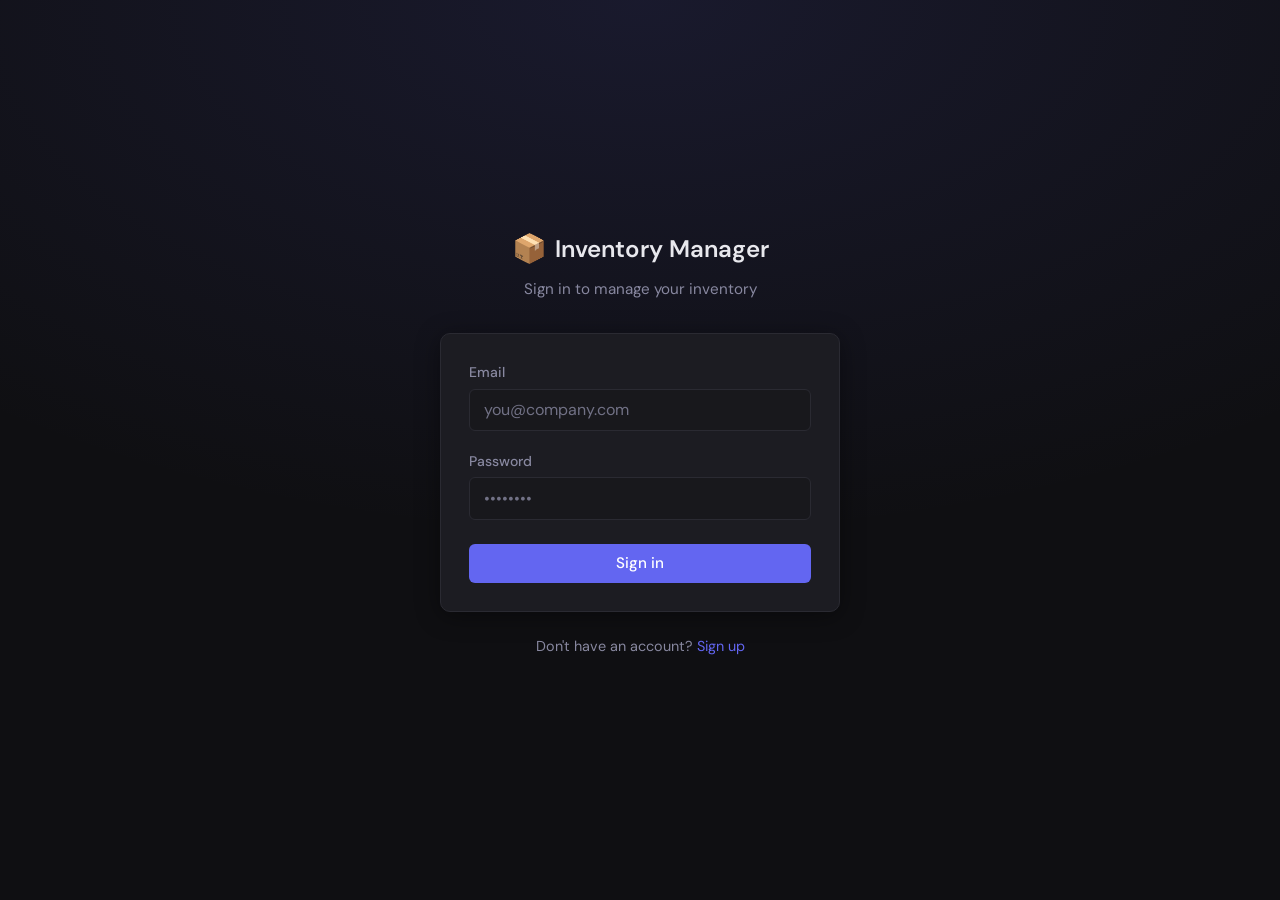
<file: index.html>
<!DOCTYPE html>
<html lang="en">
<head>
  <meta charset="UTF-8" />
  <meta name="viewport" content="width=device-width, initial-scale=1.0" />
  <title>Login – Inventory Manager</title>
  <link rel="stylesheet" href="css/styles.css" />
  <link rel="preconnect" href="https://fonts.googleapis.com">
  <link rel="preconnect" href="https://fonts.gstatic.com" crossorigin>
  <link href="https://fonts.googleapis.com/css2?family=DM+Sans:ital,opsz,wght@0,9..40,400;0,9..40,500;0,9..40,600;0,9..40,700&family=JetBrains+Mono:wght@400;500&display=swap" rel="stylesheet">
</head>
<body class="auth-page">
  <div class="auth-container">
    <header class="auth-header">
      <div class="logo">
        <span class="logo-icon">📦</span>
        <h1>Inventory Manager</h1>
      </div>
      <p class="auth-tagline">Sign in to manage your inventory</p>
    </header>
    <form id="login-form" class="auth-form">
      <div class="form-group">
        <label for="login-email">Email</label>
        <input type="email" id="login-email" name="email" required placeholder="you@company.com" autocomplete="email" />
      </div>
      <div class="form-group">
        <label for="login-password">Password</label>
        <input type="password" id="login-password" name="password" required placeholder="••••••••" autocomplete="current-password" />
      </div>
      <p id="login-error" class="form-error" aria-live="polite"></p>
      <button type="submit" class="btn btn-primary btn-block">Sign in</button>
    </form>
    <p class="auth-footer">
      Don't have an account? <a href="signup.html">Sign up</a>
    </p>
  </div>
  <script src="js/auth.js"></script>
  <script>if (window.location.protocol !== 'file:') window.API_BASE = 'api/';</script>
  <script src="js/api.js"></script>
  <script src="js/login.js"></script>
</body>
</html>
</file>
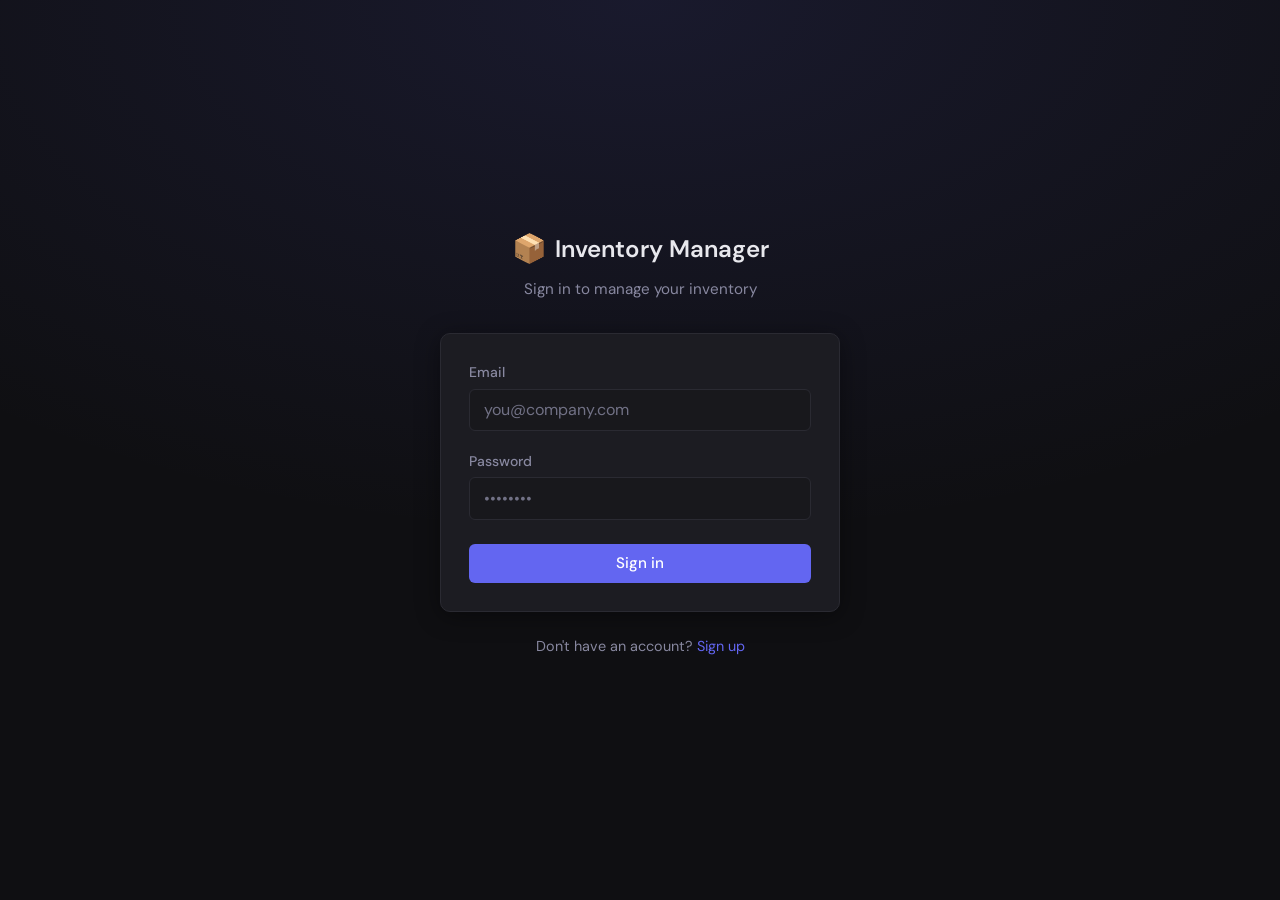
<file: dashboard.html>
<!DOCTYPE html>
<html lang="en">
<head>
  <meta charset="UTF-8" />
  <meta name="viewport" content="width=device-width, initial-scale=1.0" />
  <title>Dashboard – Inventory Manager</title>
  <link rel="stylesheet" href="css/styles.css" />
  <link rel="preconnect" href="https://fonts.googleapis.com">
  <link rel="preconnect" href="https://fonts.gstatic.com" crossorigin>
  <link href="https://fonts.googleapis.com/css2?family=DM+Sans:ital,opsz,wght@0,9..40,400;0,9..40,500;0,9..40,600;0,9..40,700&family=JetBrains+Mono:wght@400;500&display=swap" rel="stylesheet">
</head>
<body>
  <div class="app-layout">
    <aside class="sidebar">
      <div class="logo">
        <span class="logo-icon">📦</span>
        <span>Inventory Manager</span>
      </div>
      <nav class="nav">
        <a href="dashboard.html" class="nav-link active">
          <img src="icons/dashboard.png" alt="" class="nav-icon" aria-hidden="true">
          <span>Dashboard</span>
        </a>
        <a href="inventory.html" class="nav-link">
          <img src="icons/inventory.png" alt="" class="nav-icon" aria-hidden="true">
          <span>Inventory</span>
        </a>
        <a href="orders.html" class="nav-link">
          <img src="icons/order.png" alt="" class="nav-icon" aria-hidden="true">
          <span>Orders</span>
        </a>
        <a href="delivery.html" class="nav-link">
          <img src="icons/delivery.png" alt="" class="nav-icon" aria-hidden="true">
          <span>Delivery</span>
        </a>
        <a href="suppliers.html" class="nav-link">
          <img src="icons/supplier.png" alt="" class="nav-icon" aria-hidden="true">
          <span>Suppliers</span>
        </a>
      </nav>
      <div class="sidebar-footer">
        <span class="user-email" id="sidebar-email"></span>
        <button type="button" class="btn btn-ghost btn-sm" id="logout-btn">Log out</button>
      </div>
    </aside>
    <main class="main">
      <header class="page-header">
        <h1>Dashboard</h1>
        <p class="subtitle">Overview of your inventory and activity</p>
      </header>
      <div class="stats-grid">
        <div class="stat-card">
          <span class="stat-label">Total Products</span>
          <span class="stat-value" id="stat-products">0</span>
        </div>
        <div class="stat-card">
          <span class="stat-label">Low Stock Items</span>
          <span class="stat-value stat-warn" id="stat-low-stock">0</span>
        </div>
        <div class="stat-card">
          <span class="stat-label">Pending Orders</span>
          <span class="stat-value" id="stat-orders">0</span>
        </div>
        <div class="stat-card">
          <span class="stat-label">Deliveries in Transit</span>
          <span class="stat-value" id="stat-deliveries">0</span>
        </div>
      </div>
      <section class="card">
        <h2>Recent activity</h2>
        <div id="recent-activity" class="activity-list">
          <p class="muted">No recent activity yet.</p>
        </div>
      </section>
    </main>
  </div>
  <script src="js/auth.js"></script>
  <script src="js/data.js"></script>
  <script>if (window.location.protocol !== 'file:') window.API_BASE = 'api/';</script>
  <script src="js/api.js"></script>
  <script src="js/dashboard.js"></script>
</body>
</html>
</file>
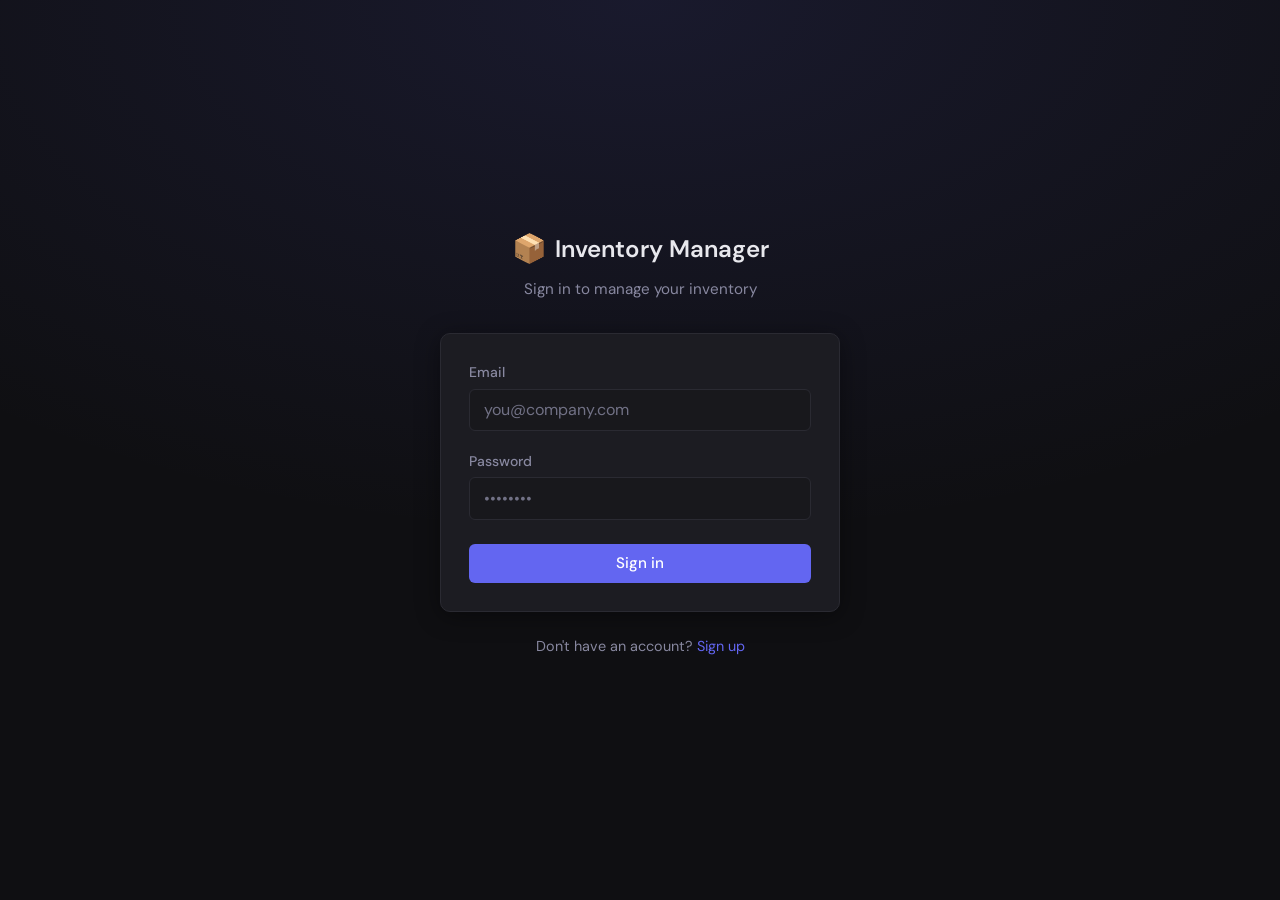
<file: delivery.html>
<!DOCTYPE html>
<html lang="en">
<head>
  <meta charset="UTF-8" />
  <meta name="viewport" content="width=device-width, initial-scale=1.0" />
  <title>Delivery – Inventory Manager</title>
  <link rel="stylesheet" href="css/styles.css" />
  <link rel="preconnect" href="https://fonts.googleapis.com">
  <link rel="preconnect" href="https://fonts.gstatic.com" crossorigin>
  <link href="https://fonts.googleapis.com/css2?family=DM+Sans:ital,opsz,wght@0,9..40,400;0,9..40,500;0,9..40,600;0,9..40,700&family=JetBrains+Mono:wght@400;500&display=swap" rel="stylesheet">
</head>
<body>
  <div class="app-layout">
    <aside class="sidebar">
      <div class="logo">
        <span class="logo-icon">📦</span>
        <span>Inventory Manager</span>
      </div>
      <nav class="nav">
        <a href="dashboard.html" class="nav-link">
          <img src="icons/dashboard.png" alt="" class="nav-icon" aria-hidden="true">
          <span>Dashboard</span>
        </a>
        <a href="inventory.html" class="nav-link">
          <img src="icons/inventory.png" alt="" class="nav-icon" aria-hidden="true">
          <span>Inventory</span>
        </a>
        <a href="orders.html" class="nav-link">
          <img src="icons/order.png" alt="" class="nav-icon" aria-hidden="true">
          <span>Orders</span>
        </a>
        <a href="delivery.html" class="nav-link active">
          <img src="icons/delivery.png" alt="" class="nav-icon" aria-hidden="true">
          <span>Delivery</span>
        </a>
        <a href="suppliers.html" class="nav-link">
          <img src="icons/supplier.png" alt="" class="nav-icon" aria-hidden="true">
          <span>Suppliers</span>
        </a>
      </nav>
      <div class="sidebar-footer">
        <span class="user-email" id="sidebar-email"></span>
        <button type="button" class="btn btn-ghost btn-sm" id="logout-btn">Log out</button>
      </div>
    </aside>
    <main class="main">
      <header class="page-header">
        <h1>Delivery</h1>
        <p class="subtitle">Track shipments and update delivery status</p>
        <button type="button" class="btn btn-primary" id="add-delivery-btn">New delivery</button>
      </header>
      <div class="toolbar">
        <select id="delivery-filter" class="input" aria-label="Filter by status">
          <option value="">All statuses</option>
          <option value="pending">Pending</option>
          <option value="picked_up">Picked up</option>
          <option value="in_transit">In transit</option>
          <option value="out_for_delivery">Out for delivery</option>
          <option value="delivered">Delivered</option>
        </select>
        <input type="search" id="delivery-search" class="input" placeholder="Search by tracking or order..." aria-label="Search deliveries" />
      </div>
      <div class="card">
        <div class="table-wrap">
          <table class="table">
            <thead>
              <tr>
                <th>Tracking ID</th>
                <th>Order</th>
                <th>Carrier</th>
                <th>Status</th>
                <th>Estimated date</th>
                <th></th>
              </tr>
            </thead>
            <tbody id="delivery-tbody">
              <tr><td colspan="6" class="muted">No deliveries yet.</td></tr>
            </tbody>
          </table>
        </div>
      </div>
    </main>
  </div>
  <div id="delivery-modal" class="modal" hidden>
    <div class="modal-backdrop" data-close></div>
    <div class="modal-content">
      <div class="modal-header">
        <h2 id="delivery-modal-title">New delivery</h2>
        <button type="button" class="modal-close" data-close aria-label="Close">&times;</button>
      </div>
      <form id="delivery-form">
        <input type="hidden" id="delivery-id" />
        <div class="form-group">
          <label for="delivery-order">Order</label>
          <select id="delivery-order" required>
            <option value="">Select an order</option>
          </select>
        </div>
        <div class="form-group">
          <label for="delivery-tracking">Tracking number / ID</label>
          <input type="text" id="delivery-tracking" placeholder="e.g. 1Z999AA10123456784" />
        </div>
        <div class="form-group">
          <label for="delivery-carrier">Carrier</label>
          <input type="text" id="delivery-carrier" placeholder="e.g. FedEx, DHL, UPS" />
        </div>
        <div class="form-group">
          <label for="delivery-estimated">Estimated delivery date</label>
          <input type="date" id="delivery-estimated" />
        </div>
        <div class="form-group">
          <label for="delivery-address">Delivery address</label>
          <textarea id="delivery-address" rows="2" placeholder="Full address"></textarea>
        </div>
        <div class="modal-actions">
          <button type="button" class="btn btn-ghost" data-close>Cancel</button>
          <button type="submit" class="btn btn-primary">Save delivery</button>
        </div>
      </form>
    </div>
  </div>
  <div id="delivery-status-modal" class="modal" hidden>
    <div class="modal-backdrop" data-close></div>
    <div class="modal-content">
      <div class="modal-header">
        <h2>Update delivery status</h2>
        <button type="button" class="modal-close" data-close aria-label="Close">&times;</button>
      </div>
      <form id="delivery-status-form">
        <input type="hidden" id="status-delivery-id" />
        <div class="form-group">
          <label for="status-select">Status</label>
          <select id="status-select">
            <option value="pending">Pending</option>
            <option value="picked_up">Picked up</option>
            <option value="in_transit">In transit</option>
            <option value="out_for_delivery">Out for delivery</option>
            <option value="delivered">Delivered</option>
          </select>
        </div>
        <div class="modal-actions">
          <button type="button" class="btn btn-ghost" data-close>Cancel</button>
          <button type="submit" class="btn btn-primary">Update</button>
        </div>
      </form>
    </div>
  </div>
  <script src="js/auth.js"></script>
  <script src="js/data.js"></script>
  <script>if (window.location.protocol !== 'file:') window.API_BASE = 'api/';</script>
  <script src="js/api.js"></script>
  <script src="js/delivery.js"></script>
</body>
</html>
</file>
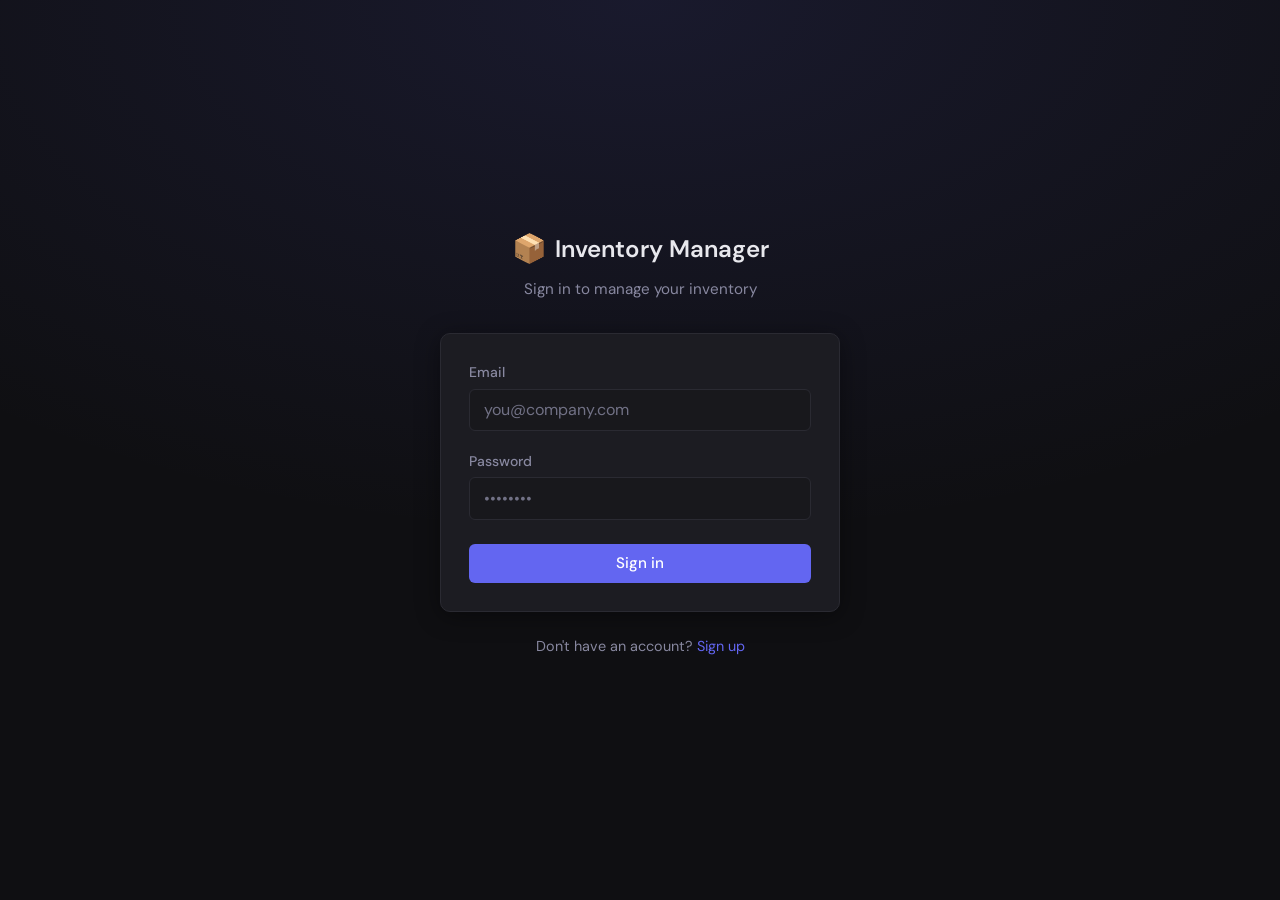
<file: inventory.html>
<!DOCTYPE html>
<html lang="en">
<head>
  <meta charset="UTF-8" />
  <meta name="viewport" content="width=device-width, initial-scale=1.0" />
  <title>Inventory – Inventory Manager</title>
  <link rel="stylesheet" href="css/styles.css" />
  <link rel="preconnect" href="https://fonts.googleapis.com">
  <link rel="preconnect" href="https://fonts.gstatic.com" crossorigin>
  <link href="https://fonts.googleapis.com/css2?family=DM+Sans:ital,opsz,wght@0,9..40,400;0,9..40,500;0,9..40,600;0,9..40,700&family=JetBrains+Mono:wght@400;500&display=swap" rel="stylesheet">
</head>
<body>
  <div class="app-layout">
    <aside class="sidebar">
      <div class="logo">
        <span class="logo-icon">📦</span>
        <span>Inventory Manager</span>
      </div>
      <nav class="nav">
        <a href="dashboard.html" class="nav-link">
          <img src="icons/dashboard.png" alt="" class="nav-icon" aria-hidden="true">
          <span>Dashboard</span>
        </a>
        <a href="inventory.html" class="nav-link active">
          <img src="icons/inventory.png" alt="" class="nav-icon" aria-hidden="true">
          <span>Inventory</span>
        </a>
        <a href="orders.html" class="nav-link">
          <img src="icons/order.png" alt="" class="nav-icon" aria-hidden="true">
          <span>Orders</span>
        </a>
        <a href="delivery.html" class="nav-link">
          <img src="icons/delivery.png" alt="" class="nav-icon" aria-hidden="true">
          <span>Delivery</span>
        </a>
        <a href="suppliers.html" class="nav-link">
          <img src="icons/supplier.png" alt="" class="nav-icon" aria-hidden="true">
          <span>Suppliers</span>
        </a>
      </nav>
      <div class="sidebar-footer">
        <span class="user-email" id="sidebar-email"></span>
        <button type="button" class="btn btn-ghost btn-sm" id="logout-btn">Log out</button>
      </div>
    </aside>
    <main class="main">
      <header class="page-header">
        <h1>Inventory</h1>
        <p class="subtitle">Manage products and stock levels</p>
        <button type="button" class="btn btn-primary" id="add-product-btn">Add product</button>
      </header>
      <div class="toolbar">
        <input type="search" id="inventory-search" class="input" placeholder="Search products..." aria-label="Search products" />
      </div>
      <div class="card">
        <div class="table-wrap">
          <table class="table">
            <thead>
              <tr>
                <th>Product</th>
                <th>SKU</th>
                <th>Category</th>
                <th>Quantity</th>
                <th>Unit</th>
                <th>Status</th>
                <th></th>
              </tr>
            </thead>
            <tbody id="inventory-tbody">
              <tr><td colspan="7" class="muted">No products yet. Add your first product.</td></tr>
            </tbody>
          </table>
        </div>
      </div>
    </main>
  </div>
  <div id="product-modal" class="modal" hidden>
    <div class="modal-backdrop" data-close></div>
    <div class="modal-content">
      <div class="modal-header">
        <h2 id="product-modal-title">Add product</h2>
        <button type="button" class="modal-close" data-close aria-label="Close">&times;</button>
      </div>
      <form id="product-form">
        <input type="hidden" id="product-id" />
        <div class="form-row">
          <div class="form-group">
            <label for="product-name">Name</label>
            <input type="text" id="product-name" required placeholder="Product name" />
          </div>
          <div class="form-group">
            <label for="product-sku">SKU</label>
            <input type="text" id="product-sku" placeholder="e.g. SKU-001" />
          </div>
        </div>
        <div class="form-row">
          <div class="form-group">
            <label for="product-category">Category</label>
            <input type="text" id="product-category" placeholder="e.g. Electronics" />
          </div>
          <div class="form-group">
            <label for="product-quantity">Quantity</label>
            <input type="number" id="product-quantity" min="0" value="0" required />
          </div>
          <div class="form-group">
            <label for="product-unit">Unit</label>
            <select id="product-unit">
              <option value="pcs">pcs</option>
              <option value="kg">kg</option>
              <option value="L">L</option>
              <option value="box">box</option>
              <option value="unit">unit</option>
            </select>
          </div>
        </div>
        <div class="form-group">
          <label for="product-threshold">Low stock threshold</label>
          <input type="number" id="product-threshold" min="0" value="5" />
        </div>
        <div class="modal-actions">
          <button type="button" class="btn btn-ghost" data-close>Cancel</button>
          <button type="submit" class="btn btn-primary">Save product</button>
        </div>
      </form>
    </div>
  </div>
  <script src="js/auth.js"></script>
  <script src="js/data.js"></script>
  <script>if (window.location.protocol !== 'file:') window.API_BASE = 'api/';</script>
  <script src="js/api.js"></script>
  <script src="js/inventory.js"></script>
</body>
</html>
</file>
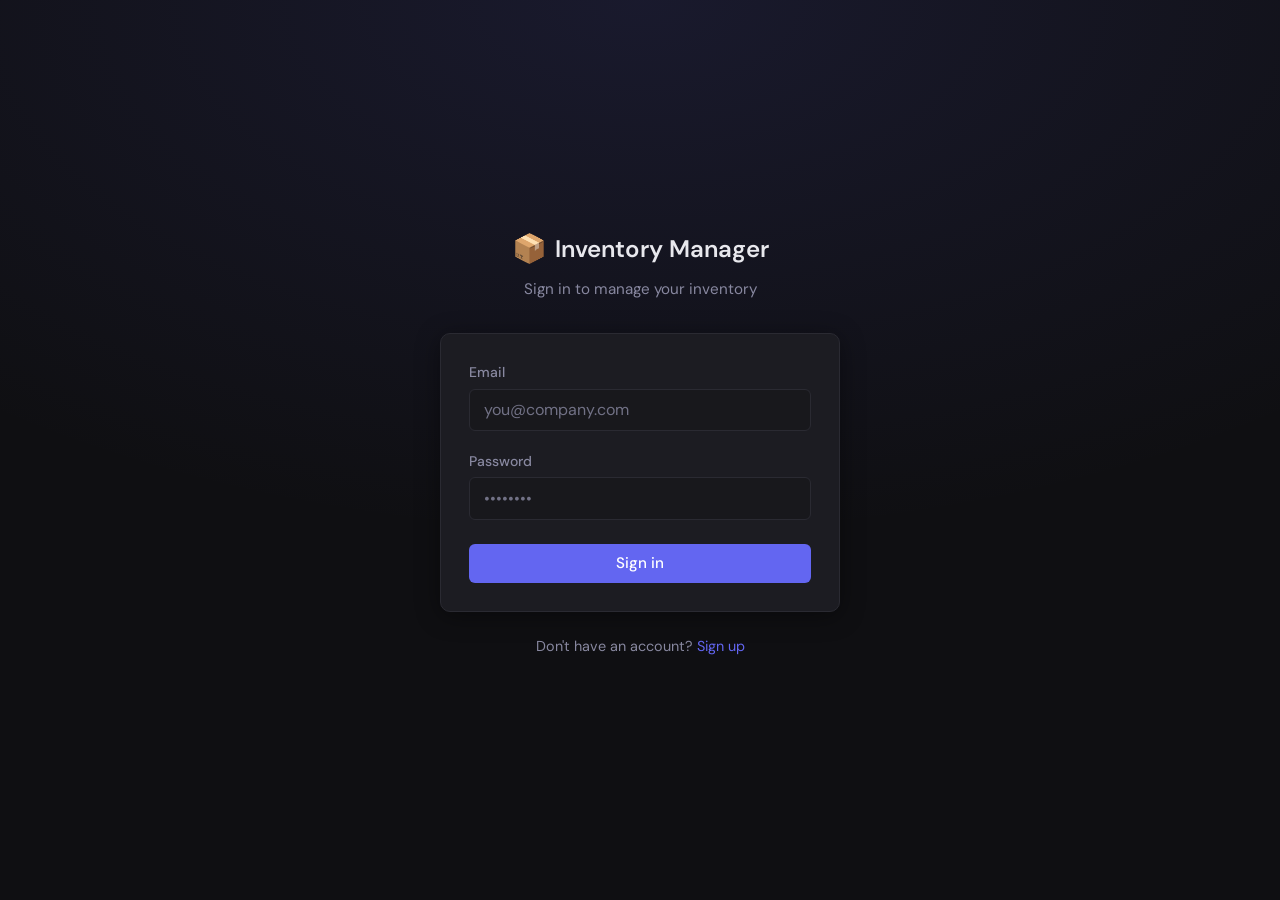
<file: orders.html>
<!DOCTYPE html>
<html lang="en">
<head>
  <meta charset="UTF-8" />
  <meta name="viewport" content="width=device-width, initial-scale=1.0" />
  <title>Orders – Inventory Manager</title>
  <link rel="stylesheet" href="css/styles.css" />
  <link rel="preconnect" href="https://fonts.googleapis.com">
  <link rel="preconnect" href="https://fonts.gstatic.com" crossorigin>
  <link href="https://fonts.googleapis.com/css2?family=DM+Sans:ital,opsz,wght@0,9..40,400;0,9..40,500;0,9..40,600;0,9..40,700&family=JetBrains+Mono:wght@400;500&display=swap" rel="stylesheet">
</head>
<body>
  <div class="app-layout">
    <aside class="sidebar">
      <div class="logo">
        <span class="logo-icon">📦</span>
        <span>Inventory Manager</span>
      </div>
      <nav class="nav">
        <a href="dashboard.html" class="nav-link">
          <img src="icons/dashboard.png" alt="" class="nav-icon" aria-hidden="true">
          <span>Dashboard</span>
        </a>
        <a href="inventory.html" class="nav-link">
          <img src="icons/inventory.png" alt="" class="nav-icon" aria-hidden="true">
          <span>Inventory</span>
        </a>
        <a href="orders.html" class="nav-link active">
          <img src="icons/order.png" alt="" class="nav-icon" aria-hidden="true">
          <span>Orders</span>
        </a>
        <a href="delivery.html" class="nav-link">
          <img src="icons/delivery.png" alt="" class="nav-icon" aria-hidden="true">
          <span>Delivery</span>
        </a>
        <a href="suppliers.html" class="nav-link">
          <img src="icons/supplier.png" alt="" class="nav-icon" aria-hidden="true">
          <span>Suppliers</span>
        </a>
      </nav>
      <div class="sidebar-footer">
        <span class="user-email" id="sidebar-email"></span>
        <button type="button" class="btn btn-ghost btn-sm" id="logout-btn">Log out</button>
      </div>
    </aside>
    <main class="main">
      <header class="page-header">
        <h1>Orders</h1>
        <p class="subtitle">Create and track purchase and sales orders</p>
        <button type="button" class="btn btn-primary" id="add-order-btn">New order</button>
      </header>
      <div class="toolbar">
        <select id="order-filter" class="input" aria-label="Filter by status">
          <option value="">All statuses</option>
          <option value="pending">Pending</option>
          <option value="confirmed">Confirmed</option>
          <option value="processing">Processing</option>
          <option value="shipped">Shipped</option>
          <option value="delivered">Delivered</option>
          <option value="cancelled">Cancelled</option>
        </select>
      </div>
      <div class="card">
        <div class="table-wrap">
          <table class="table">
            <thead>
              <tr>
                <th>Order ID</th>
                <th>Customer / Supplier</th>
                <th>Items</th>
                <th>Date</th>
                <th>Status</th>
                <th></th>
              </tr>
            </thead>
            <tbody id="orders-tbody">
              <tr><td colspan="6" class="muted">No orders yet.</td></tr>
            </tbody>
          </table>
        </div>
      </div>
    </main>
  </div>
  <div id="order-modal" class="modal" hidden>
    <div class="modal-backdrop" data-close></div>
    <div class="modal-content modal-lg">
      <div class="modal-header">
        <h2 id="order-modal-title">New order</h2>
        <button type="button" class="modal-close" data-close aria-label="Close">&times;</button>
      </div>
      <form id="order-form">
        <input type="hidden" id="order-id" />
        <div class="form-row">
          <div class="form-group">
            <label for="order-type">Type</label>
            <select id="order-type">
              <option value="purchase">Purchase</option>
              <option value="sale">Sale</option>
            </select>
          </div>
          <div class="form-group flex-2">
            <label for="order-party">Customer / Supplier name</label>
            <input type="text" id="order-party" required placeholder="Company or person name" />
          </div>
        </div>
        <div class="form-group">
          <label>Items</label>
          <div id="order-items-list"></div>
          <button type="button" class="btn btn-ghost btn-sm" id="add-order-item">+ Add item</button>
        </div>
        <div class="form-group">
          <label for="order-notes">Notes</label>
          <textarea id="order-notes" rows="2" placeholder="Optional notes"></textarea>
        </div>
        <div class="modal-actions">
          <button type="button" class="btn btn-ghost" data-close>Cancel</button>
          <button type="submit" class="btn btn-primary">Save order</button>
        </div>
      </form>
    </div>
  </div>
  <script src="js/auth.js"></script>
  <script src="js/data.js"></script>
  <script>if (window.location.protocol !== 'file:') window.API_BASE = 'api/';</script>
  <script src="js/api.js"></script>
  <script src="js/orders.js"></script>
</body>
</html>
</file>
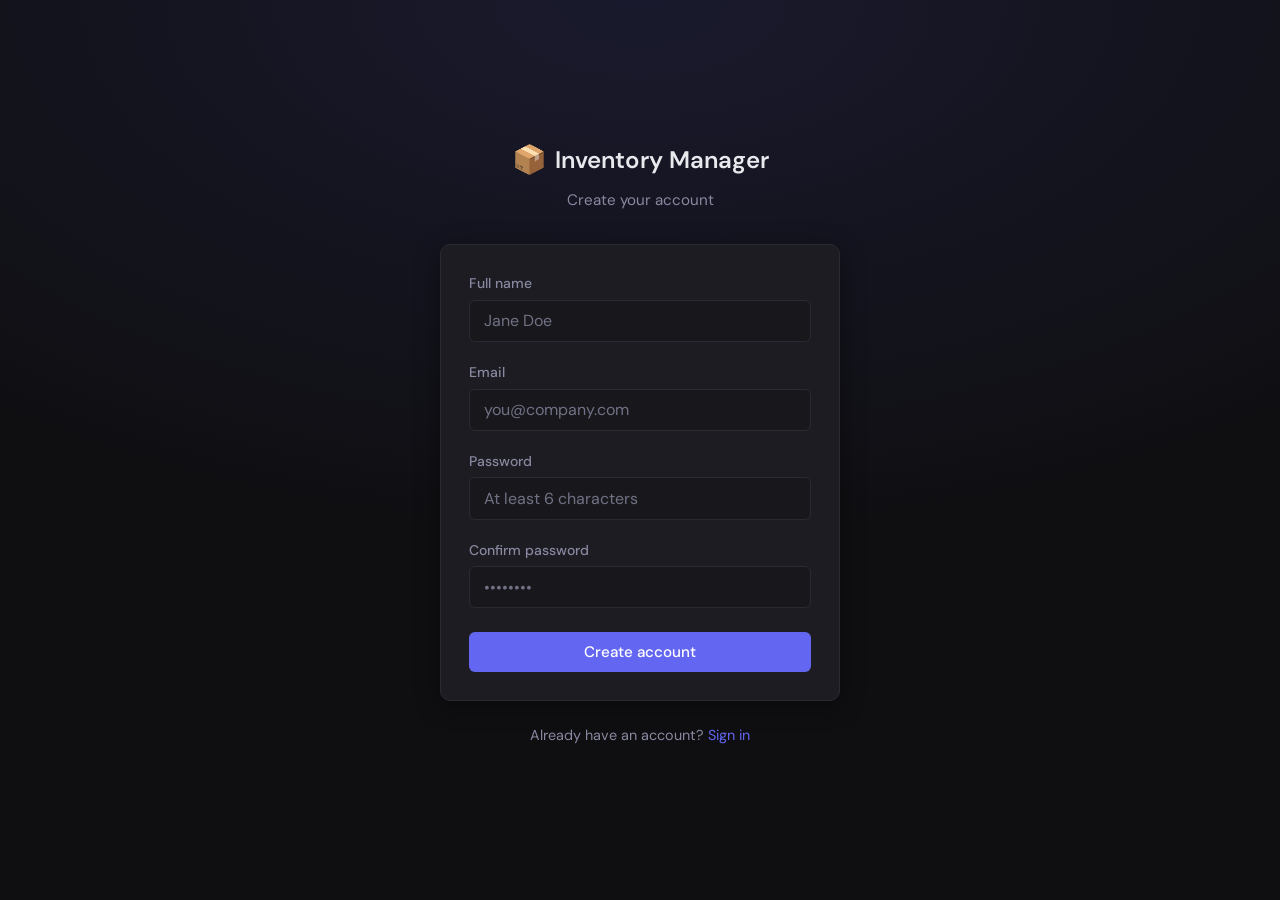
<file: signup.html>
<!DOCTYPE html>
<html lang="en">
<head>
  <meta charset="UTF-8" />
  <meta name="viewport" content="width=device-width, initial-scale=1.0" />
  <title>Sign Up – Inventory Manager</title>
  <link rel="stylesheet" href="css/styles.css" />
  <link rel="preconnect" href="https://fonts.googleapis.com">
  <link rel="preconnect" href="https://fonts.gstatic.com" crossorigin>
  <link href="https://fonts.googleapis.com/css2?family=DM+Sans:ital,opsz,wght@0,9..40,400;0,9..40,500;0,9..40,600;0,9..40,700&family=JetBrains+Mono:wght@400;500&display=swap" rel="stylesheet">
</head>
<body class="auth-page">
  <div class="auth-container">
    <header class="auth-header">
      <div class="logo">
        <span class="logo-icon">📦</span>
        <h1>Inventory Manager</h1>
      </div>
      <p class="auth-tagline">Create your account</p>
    </header>
    <form id="signup-form" class="auth-form">
      <div class="form-group">
        <label for="signup-name">Full name</label>
        <input type="text" id="signup-name" name="name" required placeholder="Jane Doe" autocomplete="name" />
      </div>
      <div class="form-group">
        <label for="signup-email">Email</label>
        <input type="email" id="signup-email" name="email" required placeholder="you@company.com" autocomplete="email" />
      </div>
      <div class="form-group">
        <label for="signup-password">Password</label>
        <input type="password" id="signup-password" name="password" required minlength="6" placeholder="At least 6 characters" autocomplete="new-password" />
      </div>
      <div class="form-group">
        <label for="signup-confirm">Confirm password</label>
        <input type="password" id="signup-confirm" name="confirm" required placeholder="••••••••" autocomplete="new-password" />
      </div>
      <p id="signup-error" class="form-error" aria-live="polite"></p>
      <button type="submit" class="btn btn-primary btn-block">Create account</button>
    </form>
    <p class="auth-footer">
      Already have an account? <a href="index.html">Sign in</a>
    </p>
  </div>
  <script src="js/auth.js"></script>
  <script>if (window.location.protocol !== 'file:') window.API_BASE = 'api/';</script>
  <script src="js/api.js"></script>
  <script src="js/signup.js"></script>
</body>
</html>
</file>
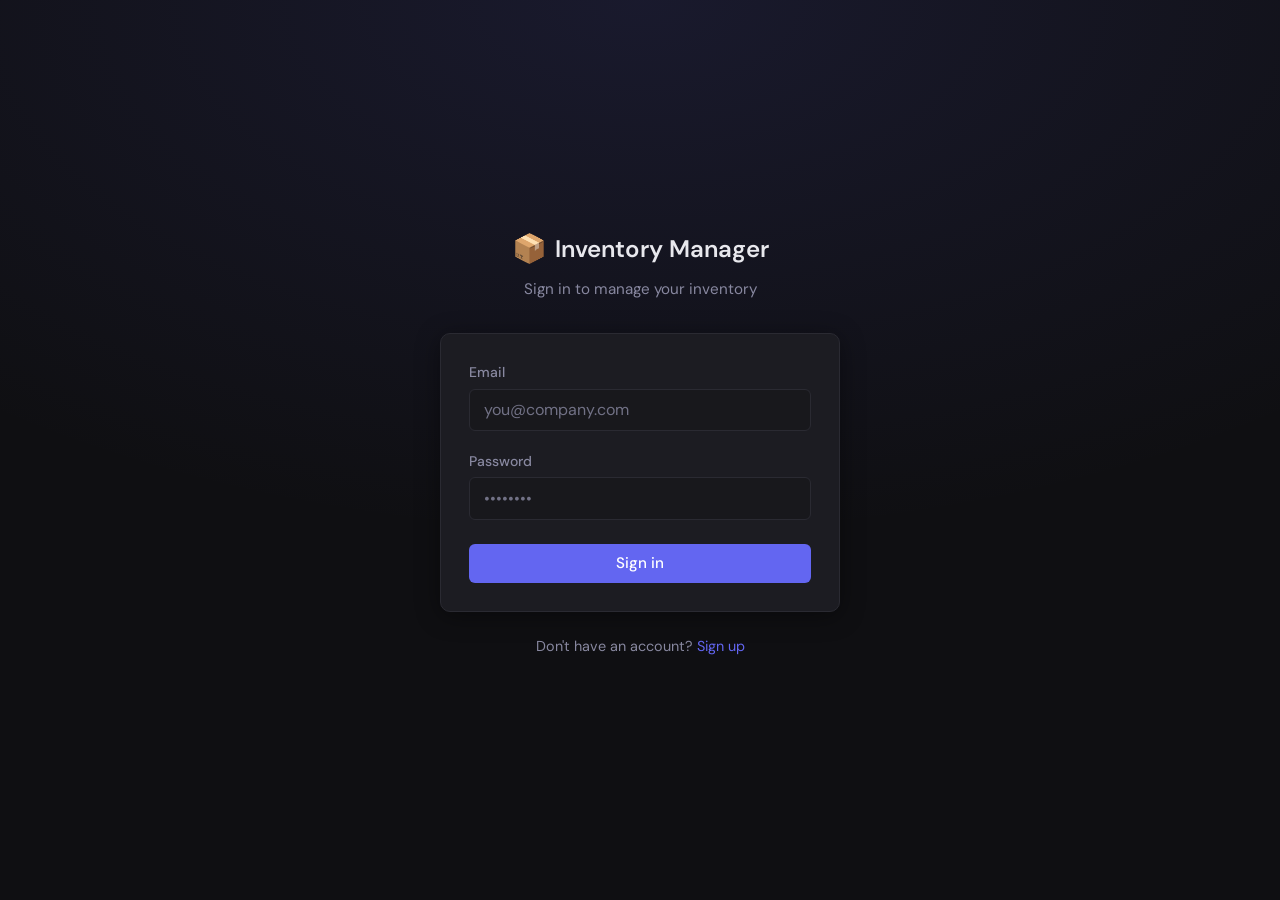
<file: suppliers.html>
<!DOCTYPE html>
<html lang="en">
<head>
  <meta charset="UTF-8" />
  <meta name="viewport" content="width=device-width, initial-scale=1.0" />
  <title>Suppliers – Inventory Manager</title>
  <link rel="stylesheet" href="css/styles.css" />
  <link rel="preconnect" href="https://fonts.googleapis.com">
  <link rel="preconnect" href="https://fonts.gstatic.com" crossorigin>
  <link href="https://fonts.googleapis.com/css2?family=DM+Sans:ital,opsz,wght@0,9..40,400;0,9..40,500;0,9..40,600;0,9..40,700&family=JetBrains+Mono:wght@400;500&display=swap" rel="stylesheet">
</head>
<body>
  <div class="app-layout">
    <aside class="sidebar">
      <div class="logo">
        <span class="logo-icon">📦</span>
        <span>Inventory Manager</span>
      </div>
      <nav class="nav">
        <a href="dashboard.html" class="nav-link">
          <img src="icons/dashboard.png" alt="" class="nav-icon" aria-hidden="true">
          <span>Dashboard</span>
        </a>
        <a href="inventory.html" class="nav-link">
          <img src="icons/inventory.png" alt="" class="nav-icon" aria-hidden="true">
          <span>Inventory</span>
        </a>
        <a href="orders.html" class="nav-link">
          <img src="icons/order.png" alt="" class="nav-icon" aria-hidden="true">
          <span>Orders</span>
        </a>
        <a href="delivery.html" class="nav-link">
          <img src="icons/delivery.png" alt="" class="nav-icon" aria-hidden="true">
          <span>Delivery</span>
        </a>
        <a href="suppliers.html" class="nav-link active">
          <img src="icons/supplier.png" alt="" class="nav-icon" aria-hidden="true">
          <span>Suppliers</span>
        </a>
      </nav>
      <div class="sidebar-footer">
        <span class="user-email" id="sidebar-email"></span>
        <button type="button" class="btn btn-ghost btn-sm" id="logout-btn">Log out</button>
      </div>
    </aside>
    <main class="main">
      <header class="page-header">
        <h1>Suppliers</h1>
        <p class="subtitle">Manage supplier contacts</p>
        <button type="button" class="btn btn-primary" id="add-supplier-btn">Add supplier</button>
      </header>
      <div class="card">
        <div class="table-wrap">
          <table class="table">
            <thead>
              <tr>
                <th>Name</th>
                <th>Contact</th>
                <th>Email</th>
                <th></th>
              </tr>
            </thead>
            <tbody id="suppliers-tbody">
              <tr><td colspan="4" class="muted">No suppliers yet.</td></tr>
            </tbody>
          </table>
        </div>
      </div>
    </main>
  </div>
  <div id="supplier-modal" class="modal" hidden>
    <div class="modal-backdrop" data-close></div>
    <div class="modal-content">
      <div class="modal-header">
        <h2 id="supplier-modal-title">Add supplier</h2>
        <button type="button" class="modal-close" data-close aria-label="Close">&times;</button>
      </div>
      <form id="supplier-form">
        <input type="hidden" id="supplier-id" />
        <div class="form-group">
          <label for="supplier-name">Company name</label>
          <input type="text" id="supplier-name" required placeholder="Supplier Co." />
        </div>
        <div class="form-group">
          <label for="supplier-contact">Contact person / Phone</label>
          <input type="text" id="supplier-contact" placeholder="Name or phone" />
        </div>
        <div class="form-group">
          <label for="supplier-email">Email</label>
          <input type="email" id="supplier-email" placeholder="supplier@example.com" />
        </div>
        <div class="form-group">
          <label for="supplier-address">Address</label>
          <textarea id="supplier-address" rows="2" placeholder="Full address"></textarea>
        </div>
        <div class="modal-actions">
          <button type="button" class="btn btn-ghost" data-close>Cancel</button>
          <button type="submit" class="btn btn-primary">Save</button>
        </div>
      </form>
    </div>
  </div>
  <script src="js/auth.js"></script>
  <script src="js/data.js"></script>
  <script>if (window.location.protocol !== 'file:') window.API_BASE = 'api/';</script>
  <script src="js/api.js"></script>
  <script src="js/suppliers.js"></script>
</body>
</html>
</file>
<file: css/styles.css>
/* Inventory Manager – Design system */
:root {
  --bg: #0f0f12;
  --bg-elevated: #18181c;
  --bg-card: #1c1c22;
  --border: #2a2a32;
  --text: #e8e8ed;
  --text-muted: #8888a0;
  --accent: #6366f1;
  --accent-hover: #818cf8;
  --success: #22c55e;
  --warn: #eab308;
  --danger: #ef4444;
  --radius: 10px;
  --radius-sm: 6px;
  --font: 'DM Sans', system-ui, sans-serif;
  --font-mono: 'JetBrains Mono', monospace;
  --shadow: 0 4px 24px rgba(0, 0, 0, 0.4);
}

*,
*::before,
*::after {
  box-sizing: border-box;
}

body {
  margin: 0;
  font-family: var(--font);
  background: var(--bg);
  color: var(--text);
  line-height: 1.5;
  min-height: 100vh;
}

a {
  color: var(--accent);
  text-decoration: none;
}
a:hover {
  text-decoration: underline;
}

/* Auth pages */
.auth-page {
  display: flex;
  align-items: center;
  justify-content: center;
  min-height: 100vh;
  padding: 1.5rem;
  background: radial-gradient(ellipse 80% 60% at 50% 0%, rgba(99, 102, 241, 0.12), transparent),
              var(--bg);
}

.auth-container {
  width: 100%;
  max-width: 400px;
}

.auth-header {
  text-align: center;
  margin-bottom: 2rem;
}

.auth-header .logo {
  display: inline-flex;
  align-items: center;
  gap: 0.5rem;
  margin-bottom: 0.5rem;
}

.logo-icon {
  font-size: 1.75rem;
}

.auth-header h1 {
  margin: 0;
  font-size: 1.5rem;
  font-weight: 600;
}

.auth-tagline {
  margin: 0;
  color: var(--text-muted);
  font-size: 0.95rem;
}

.auth-form {
  background: var(--bg-card);
  border: 1px solid var(--border);
  border-radius: var(--radius);
  padding: 1.75rem;
  box-shadow: var(--shadow);
}

.auth-footer {
  text-align: center;
  margin-top: 1.5rem;
  color: var(--text-muted);
  font-size: 0.9rem;
}

/* Form */
.form-group {
  margin-bottom: 1.25rem;
}

.form-group:last-of-type {
  margin-bottom: 0;
}

.form-row {
  display: grid;
  grid-template-columns: 1fr 1fr;
  gap: 1rem;
}

.form-row .flex-2 {
  grid-column: span 2;
}

label {
  display: block;
  margin-bottom: 0.35rem;
  font-size: 0.875rem;
  font-weight: 500;
  color: var(--text-muted);
}

input,
select,
textarea {
  width: 100%;
  padding: 0.6rem 0.85rem;
  font-family: inherit;
  font-size: 1rem;
  color: var(--text);
  background: var(--bg-elevated);
  border: 1px solid var(--border);
  border-radius: var(--radius-sm);
  transition: border-color 0.15s;
}

input::placeholder,
textarea::placeholder {
  color: var(--text-muted);
  opacity: 0.8;
}

input:focus,
select:focus,
textarea:focus {
  outline: none;
  border-color: var(--accent);
}

.input {
  max-width: 280px;
}

.form-error {
  margin: 0.5rem 0 0;
  font-size: 0.875rem;
  color: var(--danger);
}

.muted {
  color: var(--text-muted);
  font-size: 0.9rem;
}

/* Buttons */
.btn {
  display: inline-flex;
  align-items: center;
  justify-content: center;
  gap: 0.5rem;
  padding: 0.6rem 1.25rem;
  font-family: inherit;
  font-size: 0.95rem;
  font-weight: 500;
  border: none;
  border-radius: var(--radius-sm);
  cursor: pointer;
  transition: background 0.15s, color 0.15s;
}

.btn-primary {
  background: var(--accent);
  color: #fff;
}
.btn-primary:hover {
  background: var(--accent-hover);
}

.btn-ghost {
  background: transparent;
  color: var(--text-muted);
}
.btn-ghost:hover {
  background: var(--bg-elevated);
  color: var(--text);
}

.btn-danger {
  background: transparent;
  color: var(--danger);
}
.btn-danger:hover {
  background: rgba(239, 68, 68, 0.15);
}

.btn-sm {
  padding: 0.4rem 0.75rem;
  font-size: 0.85rem;
}

.btn-block {
  width: 100%;
  margin-top: 1rem;
}

/* App layout */
.app-layout {
  display: flex;
  min-height: 100vh;
}

.sidebar {
  width: 260px;
  flex-shrink: 0;
  background: var(--bg-elevated);
  border-right: 1px solid var(--border);
  display: flex;
  flex-direction: column;
  padding: 1.25rem 0;
}

.sidebar .logo {
  display: flex;
  align-items: center;
  gap: 0.5rem;
  padding: 0 1.25rem 1.5rem;
  font-weight: 600;
  font-size: 1rem;
  border-bottom: 1px solid var(--border);
  margin-bottom: 1rem;
}

.nav {
  display: flex;
  flex-direction: column;
  gap: 0.15rem;
  padding: 0 0.75rem;
}

.nav-link {
  display: inline-flex;
  align-items: center;
  gap: 0.6rem;
  padding: 0.6rem 0.75rem;
  color: var(--text-muted);
  border-radius: var(--radius-sm);
  font-size: 0.95rem;
  text-decoration: none;
  transition: background 0.15s, color 0.15s;
}

.nav-icon {
  width: 1.25rem;
  height: 1.25rem;
  flex-shrink: 0;
  object-fit: contain;
}

.nav-link:hover {
  background: var(--bg-card);
  color: var(--text);
  text-decoration: none;
}

.nav-link.active {
  background: rgba(99, 102, 241, 0.15);
  color: var(--accent);
}

.sidebar-footer {
  margin-top: auto;
  padding: 1rem 1.25rem 0;
  border-top: 1px solid var(--border);
}

.user-email {
  display: block;
  font-size: 0.8rem;
  color: var(--text-muted);
  margin-bottom: 0.5rem;
  overflow: hidden;
  text-overflow: ellipsis;
}

.main {
  flex: 1;
  min-width: 0;
  padding: 1.5rem 2rem;
}

.page-header {
  margin-bottom: 1.5rem;
}

.page-header h1 {
  margin: 0 0 0.25rem;
  font-size: 1.5rem;
  font-weight: 600;
}

.page-header .subtitle {
  margin: 0 0 1rem;
  color: var(--text-muted);
  font-size: 0.95rem;
}

.page-header .btn {
  margin-top: 0.5rem;
}

/* Stats */
.stats-grid {
  display: grid;
  grid-template-columns: repeat(auto-fill, minmax(200px, 1fr));
  gap: 1rem;
  margin-bottom: 1.5rem;
}

.stat-card {
  background: var(--bg-card);
  border: 1px solid var(--border);
  border-radius: var(--radius);
  padding: 1.25rem;
}

.stat-label {
  display: block;
  font-size: 0.85rem;
  color: var(--text-muted);
  margin-bottom: 0.35rem;
}

.stat-value {
  font-size: 1.75rem;
  font-weight: 600;
  font-variant-numeric: tabular-nums;
}

.stat-warn {
  color: var(--warn);
}

/* Card */
.card {
  background: var(--bg-card);
  border: 1px solid var(--border);
  border-radius: var(--radius);
  padding: 1.25rem;
  margin-bottom: 1rem;
}

.card h2 {
  margin: 0 0 1rem;
  font-size: 1.1rem;
  font-weight: 600;
}

/* Table */
.toolbar {
  display: flex;
  gap: 0.75rem;
  margin-bottom: 1rem;
  flex-wrap: wrap;
}

.table-wrap {
  overflow-x: auto;
}

.table {
  width: 100%;
  border-collapse: collapse;
  font-size: 0.9rem;
}

.table th,
.table td {
  padding: 0.75rem 1rem;
  text-align: left;
  border-bottom: 1px solid var(--border);
}

.table th {
  font-weight: 500;
  color: var(--text-muted);
  font-size: 0.8rem;
  text-transform: uppercase;
  letter-spacing: 0.03em;
}

.table tbody tr:hover {
  background: rgba(255, 255, 255, 0.02);
}

.table .actions {
  display: flex;
  gap: 0.5rem;
  justify-content: flex-end;
}

.badge {
  display: inline-block;
  padding: 0.25rem 0.6rem;
  font-size: 0.75rem;
  font-weight: 500;
  border-radius: 999px;
  text-transform: capitalize;
}

.badge-pending { background: rgba(234, 179, 8, 0.2); color: var(--warn); }
.badge-confirmed,
.badge-picked_up,
.badge-in_transit,
.badge-out_for_delivery { background: rgba(99, 102, 241, 0.2); color: var(--accent); }
.badge-delivered,
.badge-shipped { background: rgba(34, 197, 94, 0.2); color: var(--success); }
.badge-cancelled { background: rgba(239, 68, 68, 0.2); color: var(--danger); }
.badge-processing { background: rgba(99, 102, 241, 0.2); color: var(--accent); }
.badge-low { background: rgba(234, 179, 8, 0.2); color: var(--warn); }
.badge-ok { background: rgba(34, 197, 94, 0.2); color: var(--success); }

/* Activity list */
.activity-list {
  list-style: none;
  padding: 0;
  margin: 0;
}

.activity-list li {
  padding: 0.6rem 0;
  border-bottom: 1px solid var(--border);
  font-size: 0.9rem;
}

.activity-list li:last-child {
  border-bottom: none;
}

.activity-list .activity-time {
  font-size: 0.8rem;
  color: var(--text-muted);
  margin-left: 0.5rem;
}

/* Modal */
.modal {
  position: fixed;
  inset: 0;
  z-index: 100;
  display: flex;
  align-items: center;
  justify-content: center;
  padding: 1.5rem;
}

.modal[hidden] {
  display: none;
}

.modal-backdrop {
  position: absolute;
  inset: 0;
  background: rgba(0, 0, 0, 0.6);
  cursor: pointer;
}

.modal-content {
  position: relative;
  width: 100%;
  max-width: 440px;
  max-height: 90vh;
  overflow-y: auto;
  background: var(--bg-card);
  border: 1px solid var(--border);
  border-radius: var(--radius);
  padding: 1.5rem;
  box-shadow: var(--shadow);
}

.modal-lg {
  max-width: 560px;
}

.modal-header {
  display: flex;
  align-items: center;
  justify-content: space-between;
  margin-bottom: 1.25rem;
}

.modal-header h2 {
  margin: 0;
  font-size: 1.2rem;
  font-weight: 600;
}

.modal-close {
  background: none;
  border: none;
  color: var(--text-muted);
  font-size: 1.5rem;
  line-height: 1;
  cursor: pointer;
  padding: 0.25rem;
}
.modal-close:hover {
  color: var(--text);
}

.modal-actions {
  display: flex;
  gap: 0.75rem;
  justify-content: flex-end;
  margin-top: 1.5rem;
  padding-top: 1rem;
  border-top: 1px solid var(--border);
}

/* Order items in form */
.order-item-row {
  display: grid;
  grid-template-columns: 2fr 1fr 80px 40px;
  gap: 0.75rem;
  align-items: end;
  margin-bottom: 0.75rem;
}

.order-item-row select,
.order-item-row input {
  margin: 0;
}

@media (max-width: 768px) {
  .sidebar {
    width: 72px;
    padding: 0.75rem 0;
  }
  .sidebar .logo span:not(.logo-icon),
  .nav-link span,
  .user-email {
    display: none;
  }
  .nav-link {
    padding: 0.75rem;
    text-align: center;
  }
  .form-row {
    grid-template-columns: 1fr;
  }
  .form-row .flex-2 {
    grid-column: 1;
  }
  .stats-grid {
    grid-template-columns: 1fr 1fr;
  }
}
</file>
